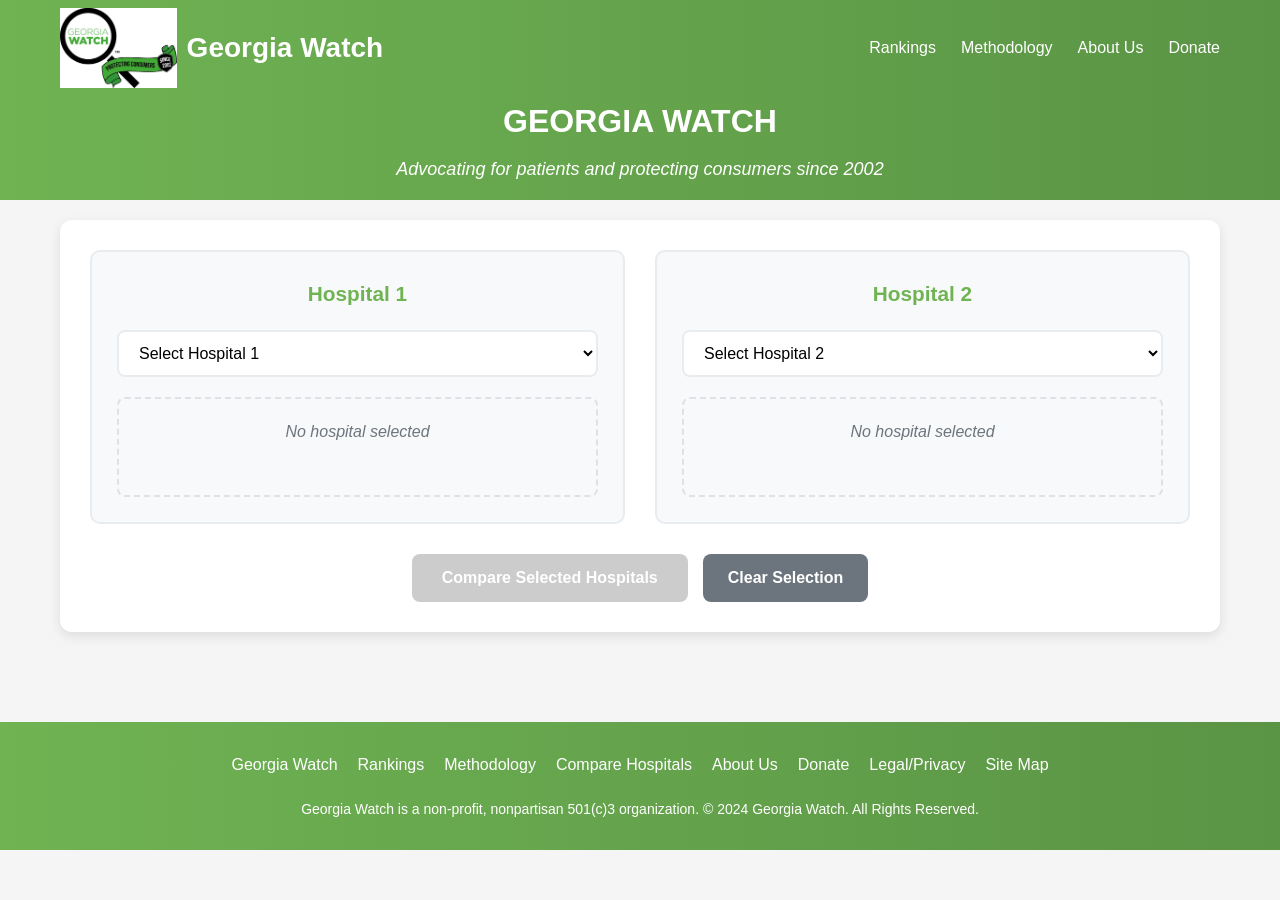
<file: compare.html>
<!DOCTYPE html>
<html lang="en">
<head>
    <meta charset="UTF-8">
    <meta name="viewport" content="width=device-width, initial-scale=1.0">
    <title>Compare Hospitals - Georgia Hospital System Scorecard</title>
    <link href="https://fonts.googleapis.com/css2?family=Roboto:wght@400;500;700&display=swap" rel="stylesheet">
    <link rel="stylesheet" href="styles/main.css">
    <link rel="stylesheet" href="styles/compare.css">
</head>
<body class="compare-page">
    <header>
        <div class="container">
            <div class="top-nav">
                <div class="logo">
                    <img src="images/logo2White.png" width="auto" height="80" alt="Georgia Watch Logo">
                    <span>Georgia Watch</span>
                </div>
                <div class="nav-links">
                    <a href="index.html" class="nav-link">Rankings</a>
                    <a href="methodology.html" class="nav-link">Methodology</a>
                    <a href="https://georgiawatch.org/about/">About Us</a>
                    <a href="https://georgiawatch.org/support-us/donate/" class="donate-btn">Donate</a>
                </div>
            </div>
            <div class="header-content">
                <h1>GEORGIA WATCH</h1>
                <p>Advocating for patients and protecting consumers since 2002</p>
            </div>
        </div>
    </header>

    <!-- COMPARE PAGE CONTENT -->
    <div class="page-content active">
        <div class="container compare-container">
            <!-- Selection Section -->
            <section class="selection-section">
                <div class="selection-cards">
                    <div class="hospital-selection-card">
                        <h3>Hospital 1</h3>
                        <div class="dropdown-container">
                            <select id="hospital1Select" class="hospital-dropdown">
                                <option value="">Select Hospital 1</option>
                            </select>
                        </div>
                        <div class="selected-hospital" id="selectedHospital1">
                            <p class="placeholder">No hospital selected</p>
                        </div>
                    </div>
                    <div class="hospital-selection-card">
                        <h3>Hospital 2</h3>
                        <div class="dropdown-container">
                            <select id="hospital2Select" class="hospital-dropdown">
                                <option value="">Select Hospital 2</option>
                            </select>
                        </div>
                        <div class="selected-hospital" id="selectedHospital2">
                            <p class="placeholder">No hospital selected</p>
                        </div>
                    </div>
                </div>
                <div class="compare-actions">
                    <button id="compareNowBtn" class="compare-now-btn" disabled>
                        Compare Selected Hospitals
                    </button>
                    <button id="clearSelectionBtn" class="clear-selection-btn">
                        Clear Selection
                    </button>
                </div>
            </section>

            <!-- Comparison Results -->
            <section class="comparison-results" id="comparisonResults" style="display: none;">
                <div class="results-header">
                    <h2>Hospital Comparison</h2>
                    <button id="backToSelectionBtn" class="back-to-selection-btn">
                        ← Back to Selection
                    </button>
                </div>
                <div class="comparison-grid" id="comparisonGrid">
                    <!-- Comparison content will be populated by JavaScript -->
                </div>
            </section>
        </div>
    </div>

    <footer>
        <div class="container">
            <div class="footer-content">
                <ul class="footer-links">
                    <li><a href="#">Georgia Watch</a></li>
                    <li><a href="index.html" class="nav-link">Rankings</a></li>
                    <li><a href="methodology.html" class="nav-link">Methodology</a></li>
                    <li><a href="compare.html" class="nav-link">Compare Hospitals</a></li>
                    <li><a href="https://georgiawatch.org/about/">About Us</a></li>
                    <li><a href="https://georgiawatch.org/support-us/donate/">Donate</a></li>
                    <li><a href="#">Legal/Privacy</a></li>
                    <li><a href="#">Site Map</a></li>
                </ul>
                <div class="copyright">
                    <p>Georgia Watch is a non-profit, nonpartisan 501(c)3 organization. © 2024 Georgia Watch. All Rights Reserved.</p>
                </div>
            </div>
        </div>
    </footer>

    <script src="scripts/shared.js"></script>
    <script src="scripts/compare.js"></script>
</body>
</html>
</file>
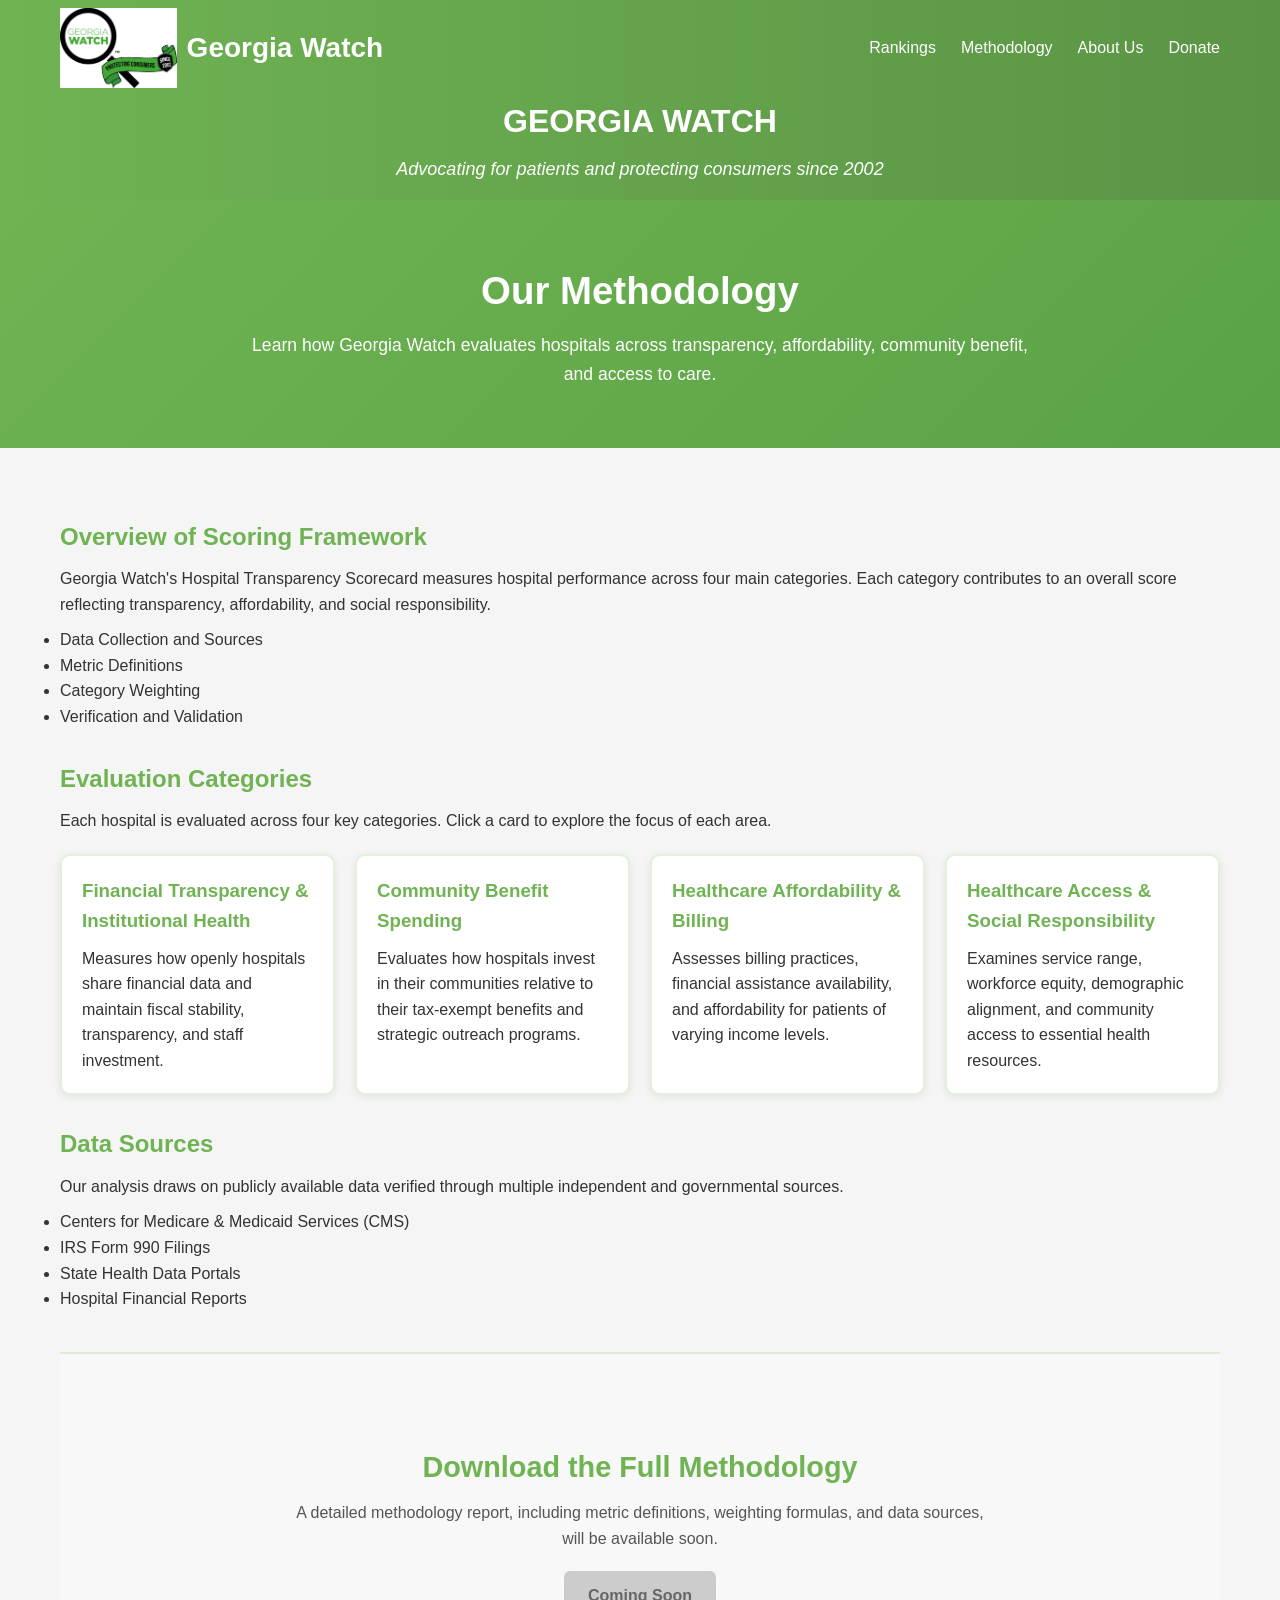
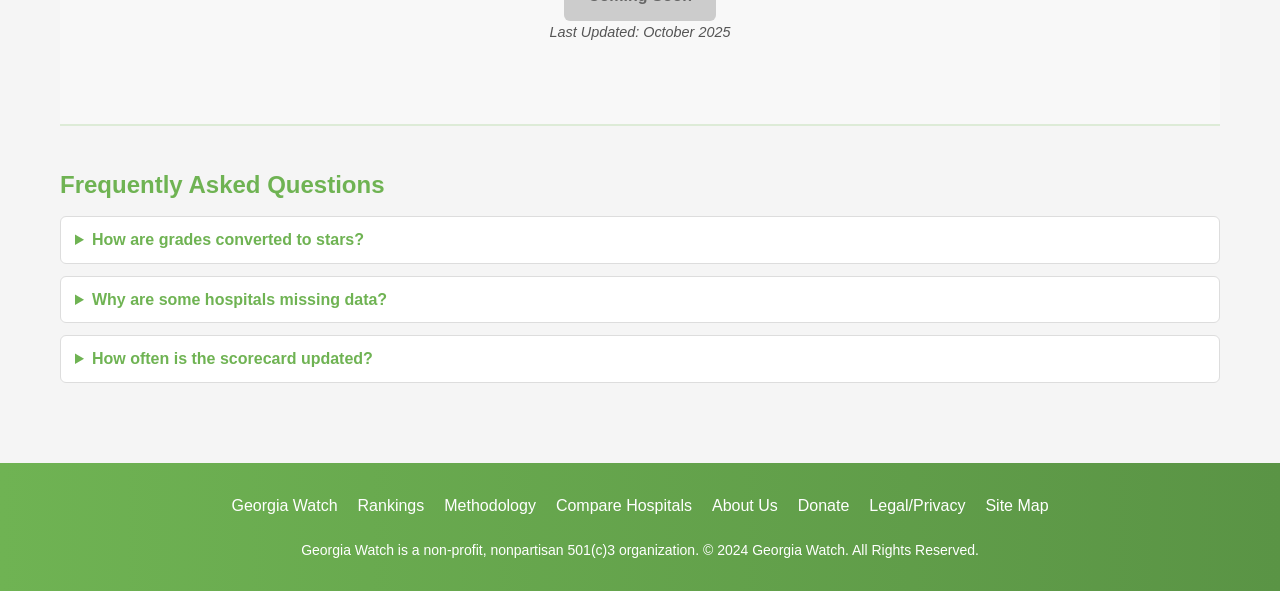
<file: methodology.html>
<!DOCTYPE html>
<html lang="en">
<head>
    <meta charset="UTF-8">
    <meta name="viewport" content="width=device-width, initial-scale=1.0">
    <title>Methodology - Georgia Hospital System Scorecard</title>
    <link href="https://fonts.googleapis.com/css2?family=Roboto:wght@400;500;700&display=swap" rel="stylesheet">
    <link rel="stylesheet" href="styles/main.css">
</head>
<body class="methodology-page">
    <header>
        <div class="container">
            <div class="top-nav">
                <div class="logo">
                    <img src="images/logo2White.png" width="auto" height="80" alt="Georgia Watch Logo">
                    <span>Georgia Watch</span>
                </div>
                <div class="nav-links">
                    <a href="index.html" class="nav-link">Rankings</a>
                    <a href="methodology.html" class="nav-link">Methodology</a>
                    <a href="https://georgiawatch.org/about/">About Us</a>
                    <a href="https://georgiawatch.org/support-us/donate/" class="donate-btn">Donate</a>
                </div>
            </div>
            <div class="header-content">
                <h1>GEORGIA WATCH</h1>
                <p>Advocating for patients and protecting consumers since 2002</p>
            </div>
        </div>
    </header>

    <!-- METHODOLOGY PAGE CONTENT -->
    <div class="page-content active">
        <!-- ===== Hero Section ===== -->
        <section class="methodology-hero">
            <div class="container">
                <h1>Our Methodology</h1>
                <p class="lead">
                    Learn how Georgia Watch evaluates hospitals across transparency, affordability, community benefit, and access to care.
                </p>
            </div>
        </section>

        <!-- ===== Main Content ===== -->
        <main class="container methodology-content">
            <section class="overview">
                <h2>Overview of Scoring Framework</h2>
                <p>
                    Georgia Watch's Hospital Transparency Scorecard measures hospital performance across four main categories.
                    Each category contributes to an overall score reflecting transparency, affordability, and social responsibility.
                </p>
                <ul>
                    <li>Data Collection and Sources</li>
                    <li>Metric Definitions</li>
                    <li>Category Weighting</li>
                    <li>Verification and Validation</li>
                </ul>
            </section>

            <!-- ===== Category Cards ===== -->
            <section class="categories">
                <h2>Evaluation Categories</h2>
                <p>Each hospital is evaluated across four key categories. Click a card to explore the focus of each area.</p>
                <div class="category-grid">
                    <div class="category-card">
                        <h3>Financial Transparency & Institutional Health</h3>
                        <p>Measures how openly hospitals share financial data and maintain fiscal stability, transparency, and staff investment.</p>
                    </div>
                    <div class="category-card">
                        <h3>Community Benefit Spending</h3>
                        <p>Evaluates how hospitals invest in their communities relative to their tax-exempt benefits and strategic outreach programs.</p>
                    </div>
                    <div class="category-card">
                        <h3>Healthcare Affordability & Billing</h3>
                        <p>Assesses billing practices, financial assistance availability, and affordability for patients of varying income levels.</p>
                    </div>
                    <div class="category-card">
                        <h3>Healthcare Access & Social Responsibility</h3>
                        <p>Examines service range, workforce equity, demographic alignment, and community access to essential health resources.</p>
                    </div>
                </div>
            </section>

            <!-- ===== Data Sources ===== -->
            <section class="data-sources">
                <h2>Data Sources</h2>
                <p>Our analysis draws on publicly available data verified through multiple independent and governmental sources.</p>
                <ul>
                    <li>Centers for Medicare & Medicaid Services (CMS)</li>
                    <li>IRS Form 990 Filings</li>
                    <li>State Health Data Portals</li>
                    <li>Hospital Financial Reports</li>
                </ul>
            </section>

            <!-- ===== Download Section ===== -->
            <section class="methodology-download">
                <h2>Download the Full Methodology</h2>
                <p>
                    A detailed methodology report, including metric definitions, weighting formulas, and data sources, will be available soon.
                </p>
                <a href="#" class="btn-download" aria-disabled="true">Coming Soon</a>
                <p class="last-updated">Last Updated: October 2025</p>
            </section>

            <!-- ===== FAQ Section ===== -->
            <section class="methodology-faq">
                <h2>Frequently Asked Questions</h2>
                <details>
                    <summary>How are grades converted to stars?</summary>
                    <p>Letter grades (A-F) are mapped to a five-star scale for accessibility. Half-stars represent intermediate values (e.g., B+ = 4.5 stars).</p>
                </details>
                <details>
                    <summary>Why are some hospitals missing data?</summary>
                    <p>Data availability varies based on reporting requirements and public disclosures. Missing data is treated neutrally.</p>
                </details>
                <details>
                    <summary>How often is the scorecard updated?</summary>
                    <p>The scorecard is updated annually or when new public datasets become available, ensuring transparency and accuracy.</p>
                </details>
            </section>
        </main>
    </div>

    <footer>
        <div class="container">
            <div class="footer-content">
                <ul class="footer-links">
                    <li><a href="#">Georgia Watch</a></li>
                    <li><a href="index.html" class="nav-link">Rankings</a></li>
                    <li><a href="methodology.html" class="nav-link">Methodology</a></li>
                    <li><a href="compare.html" class="nav-link">Compare Hospitals</a></li>
                    <li><a href="https://georgiawatch.org/about/">About Us</a></li>
                    <li><a href="https://georgiawatch.org/support-us/donate/">Donate</a></li>
                    <li><a href="#">Legal/Privacy</a></li>
                    <li><a href="#">Site Map</a></li>
                </ul>
                <div class="copyright">
                    <p>Georgia Watch is a non-profit, nonpartisan 501(c)3 organization. © 2024 Georgia Watch. All Rights Reserved.</p>
                </div>
            </div>
        </div>
    </footer>
</body>
</html>
</file>
<file: styles/main.css>
/* ===============================
Base Styles
=============================== */
* {
  margin: 0;
  padding: 0;
  box-sizing: border-box;
  font-family: "Century Gothic", CenturyGothic, "Rubik", sans-serif;
}

body {
  background-color: #f5f5f5;
  color: #333;
  line-height: 1.6;
  display: flex;
  flex-direction: column;
  min-height: 100vh;
}

.container {
  max-width: 1200px;
  margin: 0 auto;
  padding: 0 20px;
}

/* ===============================
Header
=============================== */
header {
  background: linear-gradient(to right, #6fb353, #5a9445);
  color: white;
  padding: 8px 0;
  position: relative;
}

.top-nav {
  display: flex;
  justify-content: space-between;
  align-items: center;
}

.logo {
  display: flex;
  align-items: center;
  gap: 10px;
  font-size: 28px;
  font-weight: 700;
}

.logo-img {
  height: 80px;
  width: auto;
}

.logo-text {
  font-size: 20px;
  font-weight: bold;
  color: white;
}

.nav-links {
  display: flex;
  gap: 25px;
}

.nav-links a {
  color: white;
  text-decoration: none;
  font-weight: 500;
  font-size: 16px;
}

.nav-links a:hover {
  text-decoration: underline;
}

.header-content {
  text-align: center;
  padding: 8px 0;
}

.header-content h1 {
  font-size: 32px;
  margin-bottom: 8px;
}

.header-content p {
  font-size: 18px;
  font-style: italic;
}

/* ===============================
Three-column Layout (Sidebar | Content | Map)
=============================== */
.main-content {
  display: grid;
  grid-template-columns: 260px 1fr 350px;
  gap: 20px;
  margin-top: 10px;
  padding-left: 10px;
  padding-right: 10px;
  align-items: flex-start;
}

.map-section {
  height: 100%;
  padding: 0;
  box-shadow: 0 2px 8px rgba(0, 0, 0, 0.1);
  border-radius: 8px;
  overflow: hidden;
  display: flex;
  flex-direction: column;
}

.map-section h2 {
  background-color: #6fb353;
  color: white;
  font-size: 1.2rem;
  text-align: center;
  padding: 10px;
  margin: 0;
}

#mainMap {
  flex: 1;
  width: 100%;
  height: 100%;
}

.sidebar, .content-area {
  position: relative;
  top: auto;
  align-self: start;
  height: auto;
  overflow: visible;
}

/* ===============================
Map Column -- scrolls naturally
=============================== */
.map-section h2 {
  background-color: #6fb353;
  color: #fff;
  font-size: 1.1rem;
  text-align: center;
  padding: 10px;
  margin: 0;
}

/* =========================================
FIX -- Index Page Map Behavior (Safe Scoped)
========================================= */
.index-page .map-column {
  position: sticky;
  top: 10px;
  align-self: start;
}

.index-page .map-section {
  position: sticky;
  top: 10px;
  background: #fff;
  border-radius: 8px;
  box-shadow: 0 2px 6px rgba(0, 0, 0, 0.1);
  overflow: hidden;
  margin-bottom: 20px;
  height: auto !important;
  display: block !important;
}

.index-page #mainMap {
  width: 100%;
  height: 500px !important; /* fixed visible height */
  flex: none !important;
  display: block;
}

/* ===============================
Sidebar
=============================== */
.sidebar {
  background: #e7f5e5;
  border: 2px solid #6fb353;
  border-radius: 8px;
  padding: 15px;
  width: 260px;
  box-shadow: 0 2px 6px rgba(0, 0, 0, 0.08);
}

.location-search {
  background: #eee;
  padding: 10px 15px;
  margin-bottom: 15px;
  border-radius: 5px;
}

.location-search h3 {
  margin-top: 0;
  font-size: 16px;
  font-weight: bold;
}

/* Accordion buttons */
.accordion {
  background: #6fb353;
  color: white;
  cursor: pointer;
  padding: 10px;
  width: 100%;
  text-align: left;
  border: none;
  outline: none;
  margin-top: 5px;
  font-weight: bold;
  position: relative;
  border-radius: 5px;
}

.accordion.active {
  background: #5a9445;
}

.accordion::after {
  content: "▼";
  font-size: 0.8em;
  position: absolute;
  right: 10px;
  transition: transform 0.2s ease;
  color: white;
}

.accordion.active::after {
  content: "▲";
}

.panel {
  display: none;
  padding: 10px 15px;
  background: #eee;
  border-radius: 0 0 5px 5px;
}

/* Sidebar buttons */
.filter-actions {
  margin-top: 20px;
  display: flex;
  flex-direction: column;
  gap: 10px;
}

.filter-actions button {
  background: #6fb353;
  color: white;
  border: none;
  padding: 10px;
  cursor: pointer;
  border-radius: 5px;
}

.filter-actions button:hover {
  background: #5a9445;
}

#resetFiltersBtn {
  background: #ccc;
  color: #333;
}

#resetFiltersBtn:hover {
  background: #999;
}

#applyLocationBtn {
  margin-top: 10px;
  background: #6fb353;
  color: white;
  border: none;
  padding: 8px 12px;
  border-radius: 5px;
  cursor: pointer;
  font-weight: 500;
  width: 100%;
  transition: background 0.2s ease;
}

#applyLocationBtn:hover {
  background: #5a9445;
}

/* ===============================
Filters, Metrics, and Toggles
=============================== */
.view-toggle {
  background: #e7f5e5;
  padding: 15px;
  margin-bottom: 15px;
  border: none;
  border-radius: 8px;
}

.view-toggle h3 {
  margin-bottom: 10px;
  font-size: 18px;
}

.view-buttons {
  display: flex;
  gap: 10px;
  flex-wrap: wrap;
}

.toggle-btn {
  flex: 1;
  background: #6fb353;
  color: white;
  border: none;
  padding: 12px 16px;
  font-size: 16px;
  border-radius: 6px;
  cursor: pointer;
  transition: background 0.2s ease;
}

.toggle-btn:hover {
  background: #5a9445;
}

.toggle-btn.active {
  background: #f48810;
}

/* ===============================
Results Table
=============================== */
.search-section {
  background-color: white;
  padding: 20px;
  border-radius: 8px;
  box-shadow: 0 2px 10px rgba(0, 0, 0, 0.1);
  margin-bottom: 20px;
}

.results-header {
  display: flex;
  justify-content: space-between;
  align-items: center;
  flex-wrap: wrap;
  margin-bottom: 10px;
  gap: 10px;
}

.sort-select-label {
  display: flex;
  align-items: center;
  gap: 6px;
  font-size: 14px;
}

.results-table {
  width: 100%;
  border-collapse: separate;
  border-spacing: 0 10px;
  margin-bottom: 20px;
}

.results-table th {
  background-color: #f0f0f0;
  text-align: left;
  padding: 12px 15px;
  border-bottom: 2px solid #ddd;
}

.results-table td {
  padding: 12px 15px;
  border: 2px solid #6fb353;
  border-radius: 8px;
}

.results-table tr {
  background-color: white;
  box-shadow: 0 2px 5px rgba(0, 0, 0, 0.1);
}

/* ===============================
Buttons (Two per Row)
=============================== */
.details-buttons {
  display: flex;
  flex-direction: column;
  align-items: center;
  gap: 6px;
}

.toggle-detail, .view-full-detail {
  background: #f48810;
  color: white;
  border: none;
  padding: 8px 12px;
  cursor: pointer;
  border-radius: 5px;
  font-size: 14px;
  transition: background 0.2s ease;
  width: 140px;
  text-align: center;
}

.toggle-detail:hover, .view-full-detail:hover {
  background: #d9740e;
}

@media (min-width: 992px) {
  .details-buttons {
    flex-direction: row;
  }
}

/* ===============================
Detail Rows (Expandable)
=============================== */
.hospital-detail-row {
  background-color: #f9f9f9;
  border-top: 2px solid #6fb353;
}

.detail-info {
  padding: 10px 20px;
  font-size: 0.95em;
  background: #f9f9f9;
  border-radius: 0 0 8px 8px;
  line-height: 1.4;
}

/* ===============================
Star Ratings
=============================== */
.star-rating {
  display: flex;
  align-items: center;
  justify-content: center;
  gap: 3px;
}

.star {
  width: 22px;
  height: 22px;
  fill: #a4cc95;
}

.star.full {
  fill: #f48810;
}

.star.half {
  fill: url(#halfGradient);
}

/* ===============================
Footer
=============================== */
footer {
  background: linear-gradient(to right, #6fb353, #5a9445);
  color: white;
  padding: 30px 0;
  margin-top: 40px;
}

.footer-content {
  display: flex;
  flex-direction: column;
  align-items: center;
  gap: 20px;
}

.footer-links {
  display: flex;
  justify-content: center;
  gap: 20px;
  flex-wrap: wrap;
  list-style: none;
}

.footer-links a {
  color: white;
  text-decoration: none;
}

.footer-links a:hover {
  text-decoration: underline;
}

.copyright {
  font-size: 14px;
  text-align: center;
}

/* ===============================
Responsive Adjustments
=============================== */
@media (max-width: 992px) {
  .main-content {
    grid-template-columns: 1fr;
  }
  .map-column {
    position: static;
    height: auto;
  }
  #mainMap {
    height: 400px;
  }
}

@media (max-width: 768px) {
  .top-nav {
    flex-direction: column;
    gap: 15px;
  }
  .nav-links {
    flex-wrap: wrap;
    justify-content: center;
  }
  .results-header {
    flex-direction: column;
    gap: 10px;
    align-items: flex-start;
  }
  .footer-content {
    flex-direction: column;
  }
  .results-table {
    display: block;
    overflow-x: auto;
  }
  .details-grid, .detail-page-grid {
    grid-template-columns: 1fr;
  }
  .hospital-header {
    flex-direction: column;
    align-items: flex-start;
    gap: 15px;
  }
}

/* ===============================
Detail Page Styles
=============================== */
.detail-topbar {
  display: flex;
  align-items: center;
  justify-content: space-between;
  flex-wrap: wrap;
  gap: 8px;
  margin-bottom: 4px;
  padding: 8px 0;
}

.detail-topbar .btn.back {
  background-color: #f48810;
  color: #fff;
  padding: 6px 12px;
  border-radius: 6px;
  text-decoration: none;
  font-weight: 600;
  font-size: 0.9rem;
  transition: background-color 0.2s ease;
}

.detail-topbar .btn.back:hover {
  background-color: #d97706;
}

.detail-topbar h1 {
  font-size: 1.6rem;
  font-weight: 700;
  margin: 0;
  flex: 1;
  text-align: center;
  color: #333;
}

.detail-topbar .spacer {
  width: 110px; /* roughly the same width as the back button */
}

.detail-hero-wrap {
  width: 100%;
  background: #fff;
  border-bottom: 1px solid #eee;
  margin: 0;
  padding: 0;
}

.detail-hero {
  width: 100%;
  max-width: none;
  margin: 0;
  padding: 20px 2vw;
  display: grid;
  grid-template-columns: 1.1fr 0.9fr 1.4fr;
  gap: 16px;
  align-items: stretch;
}

.hero-card {
  background: #ffffff;
  border: 2px solid #6fb35322;
  border-radius: 10px;
  box-shadow: 0 2px 8px rgba(0, 0, 0, 0.06);
  padding: 14px;
  display: flex;
  flex-direction: column;
  gap: 10px;
}

.hero-card h3 {
  margin-bottom: 4px;
}

#leafletMap {
  width: 100%;
  height: 250px;
  border-radius: 8px;
  box-shadow: 0 2px 6px rgba(0, 0, 0, 0.1);
  margin-bottom: 15px;
}

.gmaps-link {
  margin-top: 6px;
}

.address-block {
  margin-top: 8px;
  line-height: 1.3;
  font-style: italic;
  text-align: center;
}

/* =========================================
SERVICES GRID STYLING
========================================= */
.services-grid {
  display: grid;
  grid-template-columns: repeat(auto-fit, minmax(180px, 1fr));
  gap: 8px 16px;
  list-style: none;
  padding: 0;
  margin: 0;
}

.services-grid li {
  background-color: #f9faf9;
  border: 1px solid #e0e0e0;
  border-radius: 8px;
  padding: 6px 10px;
  font-size: 0.95rem;
  color: #333;
  line-height: 1.4;
  display: flex;
  align-items: center;
  gap: 6px;
  transition: background-color 0.2s ease-in-out;
}

.services-grid li::before {
  content: "✔";
  color: #6fb353; /* your green */
  font-weight: bold;
  font-size: 0.85em;
}

.services-grid li:hover {
  background-color: #f4fff7;
}

/* ===== Metrics ===== */
.metrics-wrap {
  width: 100%;
  max-width: none;
  margin: 0;
  padding: 0 2vw 40px;
}

.metric-section {
  background: #fff;
  box-shadow: 0 2px 10px rgba(0, 0, 0, 0.08);
  margin-bottom: 18px;
  overflow: hidden;
}

.metric-header {
  display: flex;
  justify-content: space-between;
  align-items: center;
  gap: 14px;
  padding: 14px 16px;
  background: #6fb353; /* sponsor green */
  color: #ffffff;
  border-bottom: none;
}

.metric-header h2 {
  font-size: 1.15rem;
  margin: 0;
  color: #ffffff;
  font-weight: 700;
}

.metric-header .star-rating svg {
  fill: #f48810; /* orange stars */
}

.submetric {
  border-top: 1px solid #eee;
}

.submetric summary {
  cursor: pointer;
  padding: 12px 16px;
  background: #f8f8f8;
  font-weight: 600;
  display: flex;
  align-items: center;
  justify-content: space-between;
}

.submetric summary::after {
  content: "▼";
  font-size: 0.9em;
  transition: transform 0.2s ease;
}

.submetric[open] summary::after {
  transform: rotate(180deg);
}

.submetric p {
  padding: 10px 18px 14px;
  font-size: 0.95em;
  background: #fff;
  line-height: 1.4;
}

/* ===============================
Methodology Page Styles
=============================== */
.methodology-hero {
  background: linear-gradient(135deg, #6fb353, #5aa345);
  color: #fff;
  text-align: center;
  padding: 60px 20px;
}

.methodology-hero h1 {
  font-size: 2.4rem;
  margin-bottom: 10px;
}

.methodology-hero .lead {
  font-size: 1.1rem;
  max-width: 800px;
  margin: 0 auto;
}

.methodology-content {
  padding: 40px 20px;
}

.methodology-content h2 {
  color: #6fb353;
  margin-top: 30px;
}

.methodology-content p, .methodology-content ul {
  margin-top: 10px;
  line-height: 1.6;
}

.category-grid {
  display: grid;
  grid-template-columns: repeat(auto-fit, minmax(260px, 1fr));
  gap: 20px;
  margin-top: 20px;
}

.category-card {
  background: #fff;
  border: 2px solid #6fb35333;
  border-radius: 10px;
  padding: 20px;
  box-shadow: 0 2px 8px rgba(0,0,0,0.08);
  transition: transform 0.2s ease, box-shadow 0.2s ease;
}

.category-card h3 {
  color: #6fb353;
  margin-bottom: 8px;
}

.category-card:hover {
  transform: translateY(-4px);
  box-shadow: 0 4px 12px rgba(0,0,0,0.12);
}

.methodology-faq details {
  background: #fff;
  border: 1px solid #ddd;
  border-radius: 6px;
  margin-top: 12px;
  padding: 10px 14px;
}

.methodology-faq summary {
  font-weight: bold;
  color: #6fb353;
  cursor: pointer;
}

.methodology-faq p {
  margin-top: 8px;
  color: #333;
}

/* ===== Methodology Download Section ===== */
.methodology-download {
  text-align: center;
  background: #f8f8f8;
  padding: 60px 20px;
  margin: 40px 0;
  border-top: 2px solid #6fb35333;
  border-bottom: 2px solid #6fb35333;
}

.methodology-download h2 {
  color: #6fb353;
  margin-bottom: 10px;
  font-size: 1.8rem;
}

.methodology-download p {
  color: #555;
  max-width: 700px;
  margin: 0 auto 20px;
}

.btn-download {
  display: inline-block;
  background: #6fb353;
  color: #fff;
  padding: 12px 24px;
  border-radius: 6px;
  text-decoration: none;
  font-weight: 600;
  transition: background 0.2s ease;
}

.btn-download:hover {
  background: #5aa345;
}

.btn-download[aria-disabled="true"] {
  background: #ccc;
  color: #666;
  cursor: not-allowed;
}

.last-updated {
  margin-top: 14px;
  font-size: 0.9rem;
  color: #777;
  font-style: italic;
}

/* =========================================
INDEX PAGE -- LAYOUT + FILTERS
========================================= */
/* Smaller, cleaner filter headers */
.index-page .sidebar summary {
  background: #6fb353;
  color: #fff;
  padding: 6px 10px;
  font-weight: 600;
  font-size: 0.9rem;
  cursor: pointer;
  user-select: none;
  list-style: none;
  display: flex;
  align-items: center;
  justify-content: space-between;
  line-height: 1.2;
  border-radius: 4px 4px 0 0;
}

.index-page .sidebar summary::marker {
  display: none;
}

.index-page .sidebar summary::after {
  content: "▼";
  font-size: 0.75em;
  margin-left: 6px;
  transition: transform 0.2s ease;
}

/* Add space between accordion sections */
.index-page .sidebar details {
  margin-bottom: 10px; /* space between each filter section */
  border: 1px solid #cde3c7;
  border-radius: 6px;
  background: #fff;
  overflow: hidden;
}

.index-page .sidebar details:last-of-type {
  margin-bottom: 0; /* no extra space at the end */
}

.index-page .sidebar details[open] summary::after {
  transform: rotate(180deg);
}

.index-page .filter-group {
  display: flex;
  flex-direction: column;
  padding: 8px 12px 10px;
  background: #f8f8f8;
  gap: 6px;
  font-size: 0.9rem;
}

/* =========================================
COLUMN BEHAVIOR (NORMAL SCROLL)
========================================= */
.main-content {
  display: grid;
  grid-template-columns: 260px 1fr 350px;
  gap: 20px;
  margin-top: 10px;
  padding: 0 10px;
  align-items: start;
}

/* Sidebar + Results scroll normally */
.index-page .sidebar, .index-page .content-area {
  position: relative;
  align-self: stretch;
  height: auto;
  overflow: visible;
}

/* Visual alignment between columns */
.main-content > * {
  align-self: stretch;
}

/* =========================================
RESULTS BUTTON FIX
========================================= */
.details-buttons {
  display: flex;
  flex-direction: column;
  align-items: stretch;
  gap: 6px;
  width: 100%;
  height: 100%;
  justify-content: center;
}

.details-buttons button {
  flex: 1;
  min-width: 100%;
  box-sizing: border-box;
}

.toggle-detail, .view-full-detail {
  background: #f48810;
  color: #fff;
  border: none;
  padding: 8px 12px;
  cursor: pointer;
  border-radius: 5px;
  font-size: 14px;
  transition: background 0.2s ease;
  text-align: center;
}

.toggle-detail:hover, .view-full-detail:hover {
  background: #d9740e;
}

/* =========================================
INLINE STAR ALIGNMENT IN PREVIEW PANE
========================================= */
.detail-info p.inline-stars {
  display: flex;
  align-items: center;
  gap: 6px;
  margin: 4px 0;
}

.detail-info .star-rating {
  display: inline-flex;
  align-items: center;
  gap: 2px;
  line-height: 1;
}

.detail-info .star {
  width: 18px;
  height: 18px;
}

/* Optional: neat label column alignment */
.detail-info p.inline-stars strong {
  min-width: 85px;
  display: inline-block;
  font-size: 0.95em;
}

.hospital-title {
  text-align: center;
  margin: 20px 0 10px;
}

@media (max-width: 992px) {
  .detail-hero {
    grid-template-columns: 1fr;
  }
}

/* ===============================
Mobile Navigation & Layout
=============================== */
/* Mobile Header Controls - MOVED BELOW HEADER */
.mobile-header-controls {
  display: none;
  padding: 15px 10px;
  background: #f5f5f5;
  border-bottom: 1px solid #ddd;
  justify-content: center;
  gap: 15px;
}

.mobile-nav-toggle, .mobile-filter-toggle {
  background: #6fb353; /* CHANGED TO GREEN */
  color: white;
  border: none;
  padding: 14px 20px;
  border-radius: 8px;
  font-weight: 600;
  cursor: pointer;
  display: flex;
  align-items: center;
  gap: 8px;
  font-size: 16px;
  flex: 1;
  max-width: 160px;
  justify-content: center;
  box-shadow: 0 2px 4px rgba(0,0,0,0.1);
  transition: background 0.2s ease;
}

.mobile-nav-toggle:hover, .mobile-filter-toggle:hover {
  background: #5a9445;
}

/* Mobile Navigation Slide-out */
.mobile-nav-overlay {
  display: none;
  position: fixed;
  top: 0;
  left: 0;
  width: 100%;
  height: 100%;
  background: rgba(0, 0, 0, 0.5);
  z-index: 1000;
}

.mobile-nav-panel {
  position: fixed;
  top: 0;
  left: -280px;
  width: 280px;
  height: 100%;
  background: white;
  box-shadow: 2px 0 10px rgba(0, 0, 0, 0.3);
  transition: left 0.3s ease;
  z-index: 1001;
  overflow-y: auto;
}

.mobile-nav-panel.active {
  left: 0;
}

.mobile-nav-header {
  background: #6fb353;
  color: white;
  padding: 20px;
  display: flex;
  justify-content: space-between;
  align-items: center;
}

.mobile-nav-header h3 {
  margin: 0;
  font-size: 1.2rem;
}

.mobile-nav-close {
  background: none;
  border: none;
  color: white;
  font-size: 1.5rem;
  cursor: pointer;
  padding: 0;
  width: 30px;
  height: 30px;
  display: flex;
  align-items: center;
  justify-content: center;
}

.mobile-nav-links {
  padding: 20px;
}

.mobile-nav-links a {
  display: block;
  padding: 12px 0;
  color: #333;
  text-decoration: none;
  font-weight: 500;
  border-bottom: 1px solid #eee;
  font-size: 16px;
}

.mobile-nav-links a:hover {
  color: #6fb353;
}

.mobile-nav-links .donate-btn {
  background: #f48810;
  color: white;
  padding: 12px;
  border-radius: 6px;
  text-align: center;
  margin-top: 10px;
  border: none;
}

/* Mobile Filter Slide-out */
.mobile-filter-overlay {
  display: none;
  position: fixed;
  top: 0;
  left: 0;
  width: 100%;
  height: 100%;
  background: rgba(0, 0, 0, 0.5);
  z-index: 1000;
}

.mobile-filter-panel {
  position: fixed;
  top: 0;
  right: -320px;
  width: 320px;
  height: 100%;
  background: white;
  box-shadow: -2px 0 10px rgba(0, 0, 0, 0.3);
  transition: right 0.3s ease;
  z-index: 1001;
  overflow-y: auto;
}

.mobile-filter-panel.active {
  right: 0;
}

.mobile-filter-header {
  background: #6fb353;
  color: white;
  padding: 20px;
  display: flex;
  justify-content: space-between;
  align-items: center;
}

.mobile-filter-header h3 {
  margin: 0;
  font-size: 1.2rem;
}

.mobile-filter-close {
  background: none;
  border: none;
  color: white;
  font-size: 1.5rem;
  cursor: pointer;
  padding: 0;
  width: 30px;
  height: 30px;
  display: flex;
  align-items: center;
  justify-content: center;
}

.mobile-filter-content {
  padding: 20px;
}

/* Mobile Map Placement */
.mobile-map-section {
  display: none;
  margin: 10px;
  border-radius: 8px;
  overflow: hidden;
  box-shadow: 0 2px 8px rgba(0, 0, 0, 0.1);
}

.mobile-map-section h2 {
  background-color: #6fb353;
  color: white;
  font-size: 1.1rem;
  text-align: center;
  padding: 12px;
  margin: 0;
}

#mobileMainMap {
  width: 100%;
  height: 300px;
}

/* Mobile Layout Adjustments */
@media (max-width: 767px) {
  /* Hide desktop sidebar and map column */
  .sidebar, .map-column {
    display: none;
  }

  /* Show mobile controls */
  .mobile-header-controls {
    display: flex;
  }

  /* Show mobile map */
  .mobile-map-section {
    display: block;
  }

  /* Adjust main content grid for mobile */
  .main-content {
    grid-template-columns: 1fr;
    gap: 0;
    margin-top: 0;
    padding: 0 10px;
  }

  /* Mobile header adjustments */
  .top-nav {
    flex-direction: column;
    gap: 15px;
    padding: 10px 0;
  }

  .logo {
    justify-content: center;
  }

  .nav-links {
    display: none; /* Hide desktop nav on mobile */
  }

  .header-content {
    padding: 15px 0;
  }

  .header-content h1 {
    font-size: 24px;
  }

  .header-content p {
    font-size: 16px;
  }

  /* Mobile table adjustments */
  .results-table {
    display: block;
    overflow-x: auto;
    font-size: 14px;
  }

  .results-table th, .results-table td {
    padding: 8px 10px;
    min-width: 80px;
  }

  .results-table th:nth-child(2), .results-table td:nth-child(2) {
    min-width: 150px;
  }

  /* Mobile button adjustments */
  .details-buttons {
    flex-direction: column;
    gap: 5px;
  }

  .toggle-detail, .view-full-detail {
    width: 100%;
    font-size: 12px;
    padding: 6px 8px;
  }

  /* Mobile search section */
  .search-section {
    padding: 15px;
    margin-bottom: 15px;
  }

  .results-header {
    flex-direction: column;
    gap: 10px;
    align-items: flex-start;
  }

  .sort-select-label {
    width: 100%;
    justify-content: space-between;
  }

  /* Mobile footer */
  .footer-links {
    flex-direction: column;
    gap: 10px;
    text-align: center;
  }

  /* Detail page mobile adjustments */
  .detail-topbar {
    flex-direction: column;
    gap: 10px;
    text-align: center;
  }

  .detail-topbar h1 {
    font-size: 1.3rem;
    order: -1;
  }

  .detail-hero {
    grid-template-columns: 1fr;
    gap: 15px;
    padding: 15px 10px;
  }

  .hero-card {
    padding: 12px;
  }

  .metrics-wrap {
    padding: 0 10px 20px;
  }

  .metric-header {
    flex-direction: column;
    gap: 10px;
    text-align: center;
  }

  .services-grid {
    grid-template-columns: 1fr;
  }
}

/* Tablet adjustments */
@media (min-width: 768px) and (max-width: 992px) {
  .main-content {
    grid-template-columns: 240px 1fr 280px;
  }
  .sidebar {
    width: 240px;
  }
  .mobile-header-controls, .mobile-map-section {
    display: none;
  }
}

/* Prevent body scroll when mobile panels are open */
body.mobile-nav-open, body.mobile-filter-open {
  overflow: hidden;
}

/* Mobile filter content styling */
.mobile-filter-content .view-toggle, .mobile-filter-content
.location-search, .mobile-filter-content details, .mobile-filter-content
.filter-actions {
  margin-bottom: 20px;
}

.mobile-filter-content .filter-group {
  display: flex;
  flex-direction: column;
  gap: 8px;
}

.mobile-filter-content .view-buttons {
  flex-direction: column;
}

.mobile-filter-content .toggle-btn {
  width: 100%;
}

/* Touch-friendly improvements */
@media (max-width: 767px) {
  button, a, input, select {
    min-height: 44px;
    min-width: 44px;
  }
  .toggle-detail, .view-full-detail {
    min-height: 44px;
    display: flex;
    align-items: center;
    justify-content: center;
  }
  .mobile-nav-toggle, .mobile-filter-toggle {
    min-height: 50px;
  }
}

/* ===============================
Page Content Areas
=============================== */
.page-content {
  display: none;
}

.page-content.active {
  display: block;
}

/* ===============================
Error Popup
=============================== */
.error-popup {
  position: fixed;
  top: 20px;
  right: 20px;
  background: #e74c3c;
  color: white;
  padding: 15px 20px;
  border-radius: 8px;
  box-shadow: 0 4px 12px rgba(0,0,0,0.2);
  z-index: 1002;
  opacity: 0;
  transform: translateY(-20px);
  transition: all 0.4s ease;
}

.error-popup.visible {
  opacity: 1;
  transform: translateY(0);
}
</file>
<file: styles/compare.css>
/* ===============================
Compare Page Styles
=============================== */
.compare-page {
  background-color: #f5f5f5;
}

.compare-container {
  max-width: 1200px;
  margin: 0 auto;
  padding: 20px;
}

/* Selection Section */
.selection-section {
  background: white;
  padding: 30px;
  border-radius: 12px;
  box-shadow: 0 4px 12px rgba(0,0,0,0.1);
  margin-bottom: 30px;
}

.selection-cards {
  display: grid;
  grid-template-columns: 1fr 1fr;
  gap: 30px;
  margin-bottom: 30px;
}

.hospital-selection-card {
  background: #f8f9fa;
  border: 2px solid #e9ecef;
  border-radius: 10px;
  padding: 25px;
  transition: all 0.3s ease;
}

.hospital-selection-card:hover {
  border-color: #6fb353;
  box-shadow: 0 4px 12px rgba(111, 179, 83, 0.1);
}

.hospital-selection-card h3 {
  color: #6fb353;
  margin-bottom: 20px;
  text-align: center;
  font-size: 1.3rem;
}

/* Dropdown Styles */
.dropdown-container {
  margin-bottom: 20px;
}

.hospital-dropdown {
  width: 100%;
  padding: 12px 16px;
  border: 2px solid #e9ecef;
  border-radius: 8px;
  font-size: 16px;
  background: white;
  cursor: pointer;
  transition: border-color 0.3s ease;
}

.hospital-dropdown:focus {
  outline: none;
  border-color: #6fb353;
}

.hospital-dropdown option {
  padding: 10px;
}

/* Selected Hospital */
.selected-hospital {
  min-height: 100px;
  border: 2px dashed #dee2e6;
  border-radius: 8px;
  padding: 20px;
  text-align: center;
  transition: all 0.3s ease;
}

.selected-hospital.hospital-selected {
  border-color: #6fb353;
  border-style: solid;
  background: #f8fff8;
}

.selected-hospital .placeholder {
  color: #6c757d;
  font-style: italic;
  margin: 0;
}

.hospital-preview {
  text-align: left;
}

.hospital-preview h4 {
  color: #6fb353;
  margin-bottom: 8px;
  font-size: 1.1rem;
}

.hospital-preview .location {
  color: #666;
  margin-bottom: 12px;
}

.hospital-preview .grade {
  display: flex;
  align-items: center;
  gap: 10px;
  font-weight: 600;
}

/* Star Ratings */
.star-rating {
  display: flex;
  align-items: center;
  justify-content: center;
  gap: 3px;
}

.star {
  width: 18px;
  height: 18px;
  fill: #a4cc95;
}

.star.full {
  fill: #f48810;
}

.star.half {
  fill: url(#halfGradient);
}

.star.empty {
  fill: #ddd;
}

/* Compare Actions */
.compare-actions {
  display: flex;
  justify-content: center;
  gap: 15px;
  flex-wrap: wrap;
}

.compare-now-btn {
  background: #6fb353;
  color: white;
  border: none;
  padding: 15px 30px;
  border-radius: 8px;
  font-size: 16px;
  font-weight: 600;
  cursor: pointer;
  transition: background 0.3s ease;
  min-width: 200px;
}

.compare-now-btn:hover:not(:disabled) {
  background: #5a9445;
}

.compare-now-btn:disabled {
  background: #ccc;
  cursor: not-allowed;
}

.clear-selection-btn {
  background: #6c757d;
  color: white;
  border: none;
  padding: 15px 25px;
  border-radius: 8px;
  font-size: 16px;
  font-weight: 600;
  cursor: pointer;
  transition: background 0.3s ease;
}

.clear-selection-btn:hover {
  background: #545b62;
}

/* Comparison Results */
.comparison-results {
  background: white;
  padding: 30px;
  border-radius: 12px;
  box-shadow: 0 4px 12px rgba(0,0,0,0.1);
}

.results-header {
  display: flex;
  justify-content: space-between;
  align-items: center;
  margin-bottom: 30px;
  padding-bottom: 20px;
  border-bottom: 2px solid #e9ecef;
}

.results-header h2 {
  color: #6fb353;
  margin: 0;
}

.back-to-selection-btn {
  background: #6c757d;
  color: white;
  border: none;
  padding: 10px 20px;
  border-radius: 6px;
  cursor: pointer;
  transition: background 0.3s ease;
}

.back-to-selection-btn:hover {
  background: #545b62;
}

/* Comparison Grid */
.comparison-grid {
  display: grid;
  gap: 20px;
}

.comparison-category {
  background: #f8f9fa;
  border-radius: 8px;
  overflow: hidden;
}

.category-header {
  background: #6fb353;
  color: white;
  padding: 15px 20px;
  cursor: pointer;
  display: flex;
  justify-content: space-between;
  align-items: center;
  transition: background 0.3s ease;
}

.category-header:hover {
  background: #5a9445;
}

.category-header h3 {
  margin: 0;
  font-size: 1.2rem;
}

.category-toggle {
  font-size: 1.2rem;
  transition: transform 0.3s ease;
}

.category-header.active .category-toggle {
  transform: rotate(180deg);
}

.category-content {
  padding: 20px;
  display: none;
}

.category-content.active {
  display: block;
}

.metrics-grid {
  display: grid;
  gap: 15px;
}

.metric-row {
  display: grid;
  grid-template-columns: 1fr auto 1fr;
  gap: 20px;
  align-items: center;
  padding: 15px;
  background: white;
  border-radius: 6px;
  border: 1px solid #e9ecef;
}

.metric-name {
  font-weight: 600;
  color: #333;
  text-align: right;
}

.metric-divider {
  text-align: center;
  color: #6c757d;
  font-weight: 600;
}

.metric-values {
  display: flex;
  flex-direction: column;
  gap: 8px;
}

.metric-value {
  display: flex;
  justify-content: space-between;
  align-items: center;
  padding: 12px;
  border-radius: 4px;
  background: #f8f9fa;
}

.hospital-1-value {
  border-left: 3px solid #6fb353;
}

.hospital-2-value {
  border-left: 3px solid #f48810;
}

.metric-value-content {
  display: flex;
  align-items: center;
  gap: 8px;
}

.metric-value-text {
  font-weight: 600;
}

.star-comparison {
  display: flex;
  align-items: center;
  gap: 3px;
}

.star-comparison .star {
  width: 16px;
  height: 16px;
}

/* Responsive Design */
@media (max-width: 768px) {
  .selection-cards {
    grid-template-columns: 1fr;
    gap: 20px;
  }

  .compare-actions {
    flex-direction: column;
    align-items: center;
  }

  .compare-now-btn, .clear-selection-btn {
    width: 100%;
    max-width: 300px;
  }

  .results-header {
    flex-direction: column;
    gap: 15px;
    text-align: center;
  }

  .metric-row {
    grid-template-columns: 1fr;
    gap: 10px;
    text-align: center;
  }

  .metric-name {
    text-align: center;
    padding-bottom: 10px;
    border-bottom: 1px solid #e9ecef;
  }

  .metric-divider {
    display: none;
  }

  .metric-value-content {
    justify-content: center;
  }

  .hospital-preview .grade {
    flex-direction: column;
    align-items: flex-start;
    gap: 5px;
  }
}
</file>
